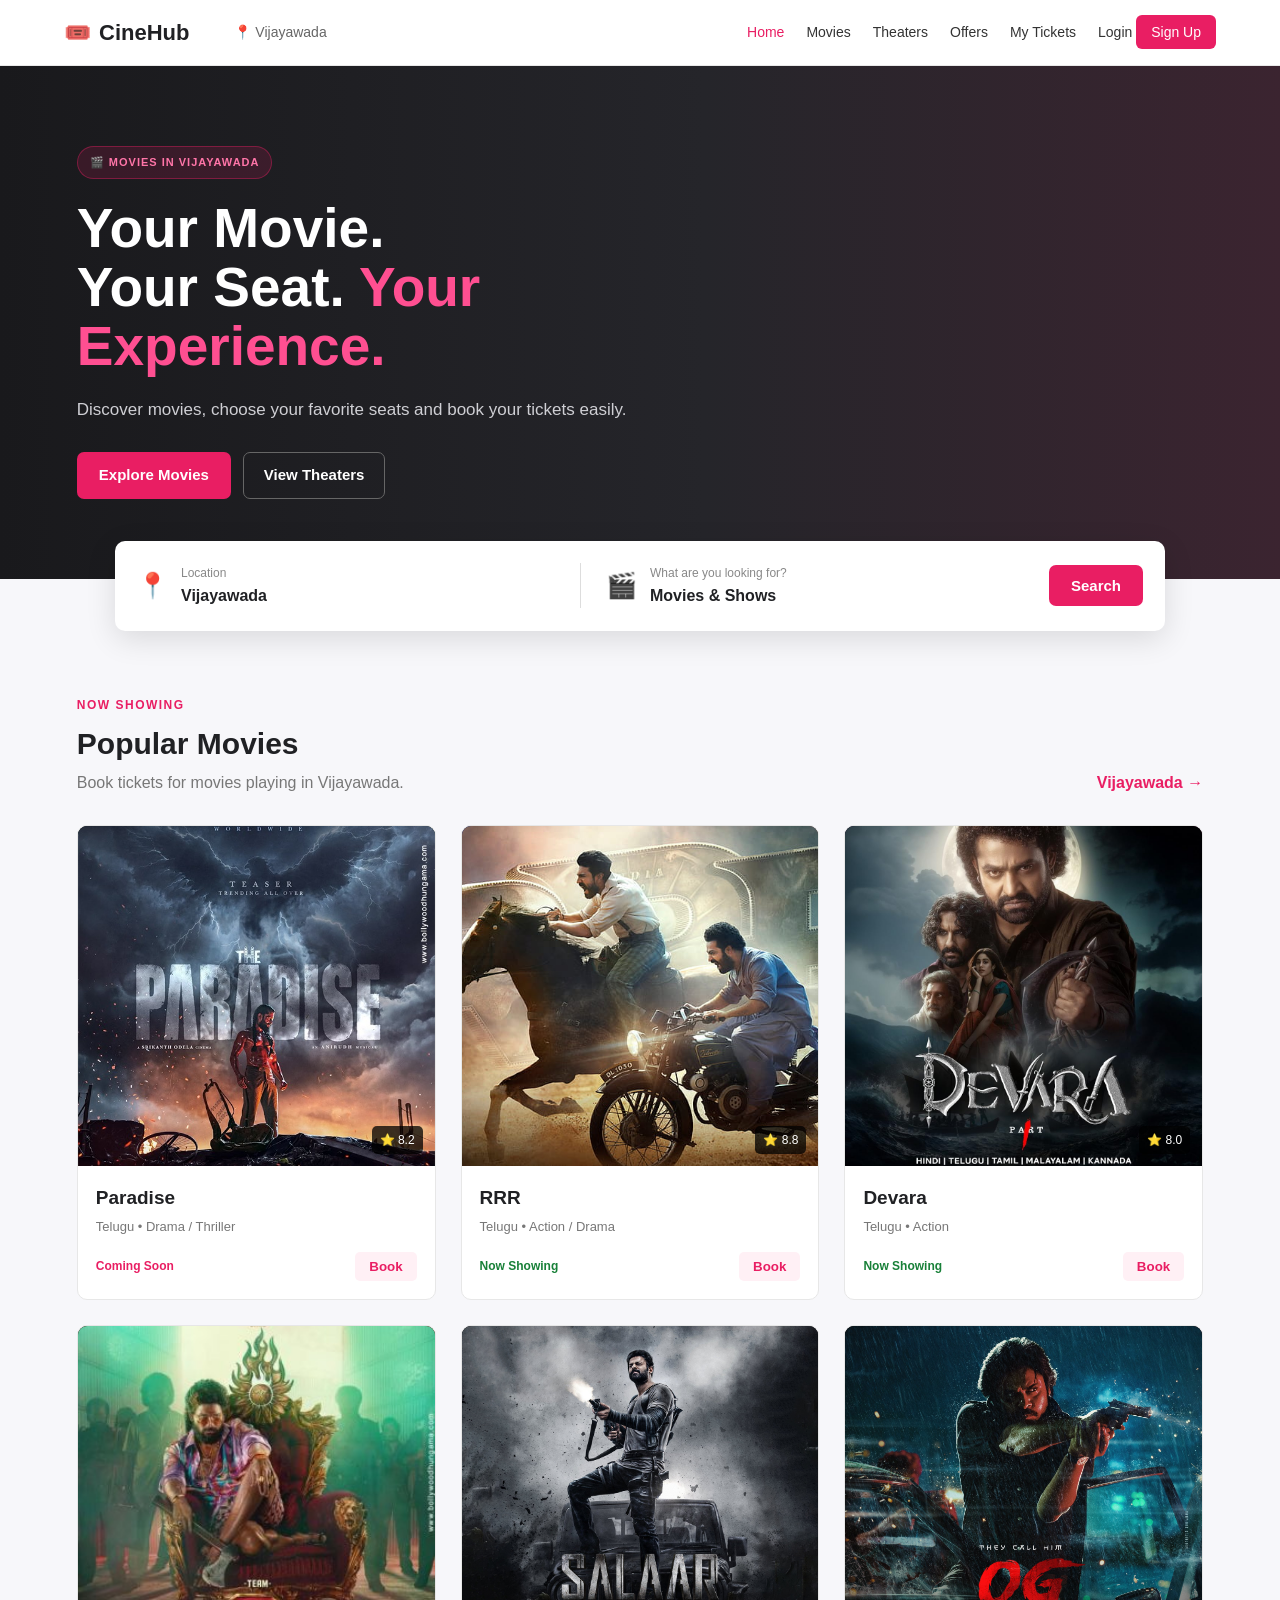
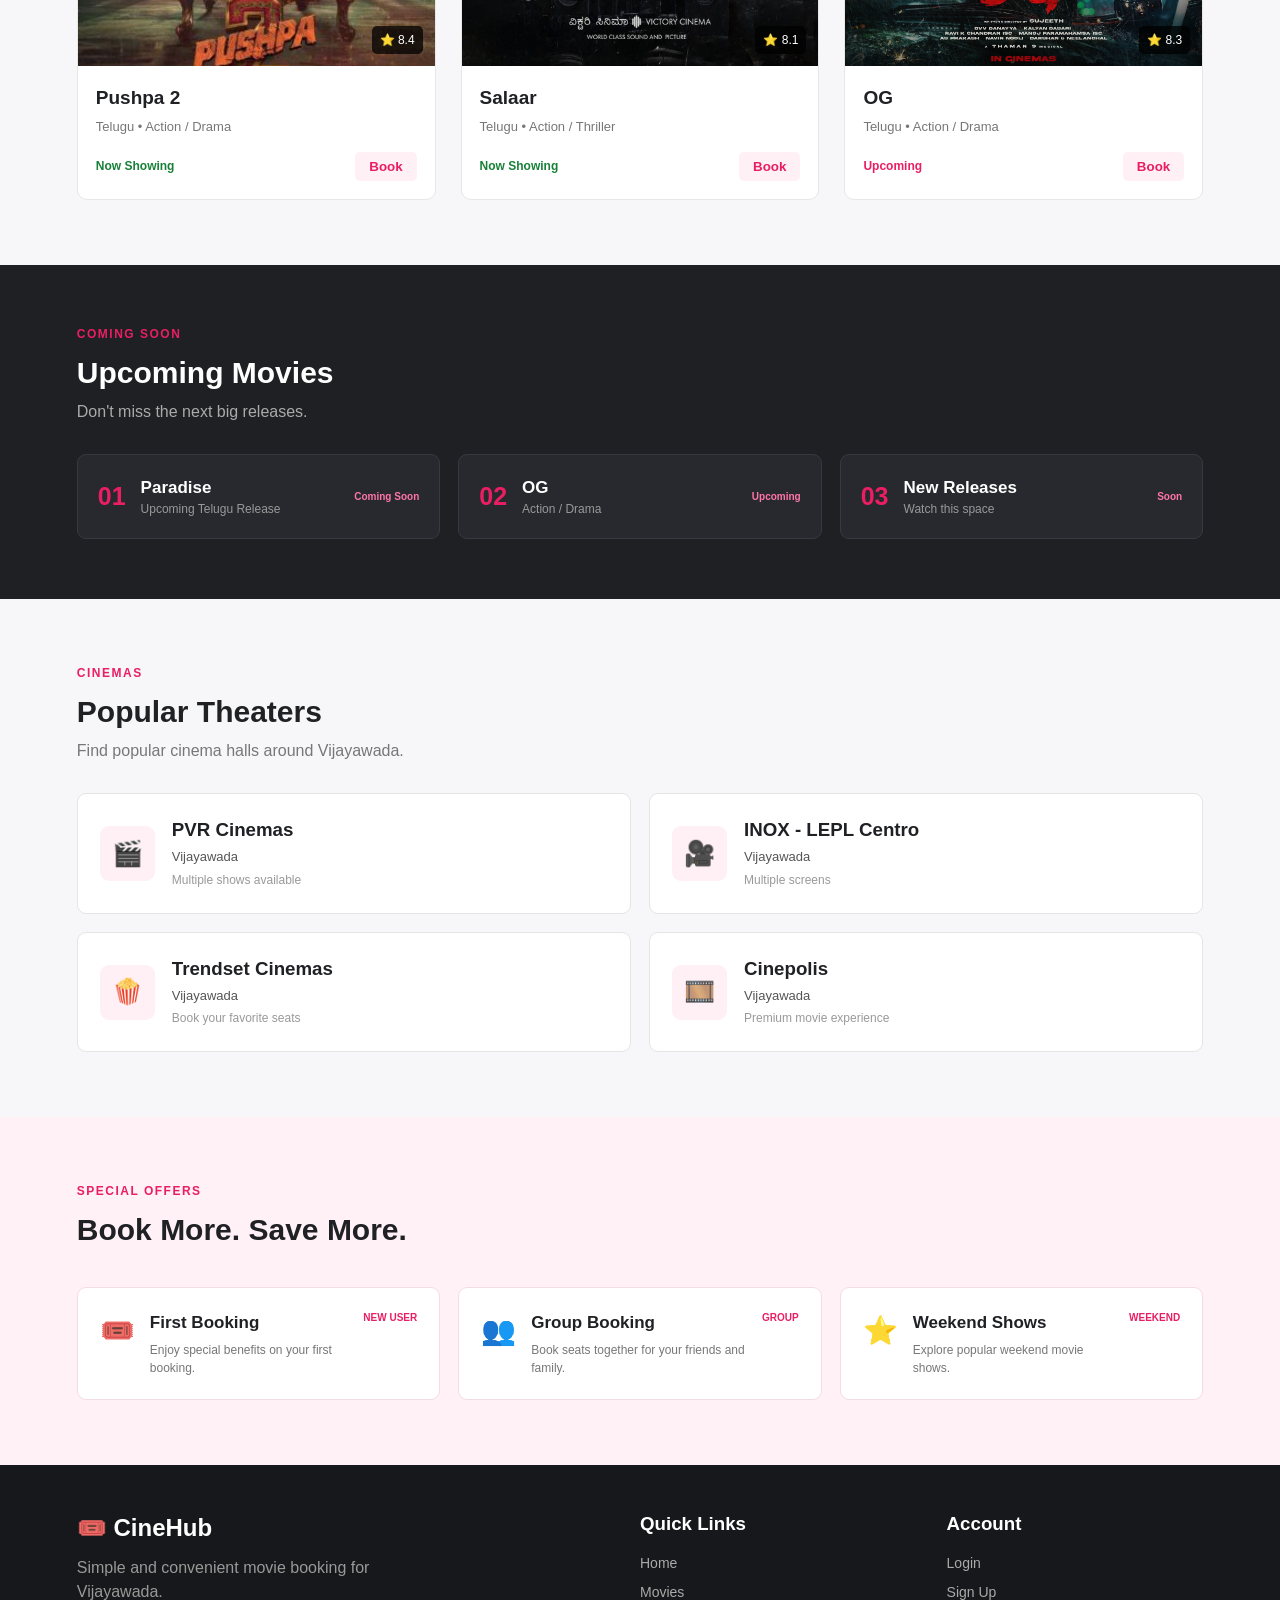
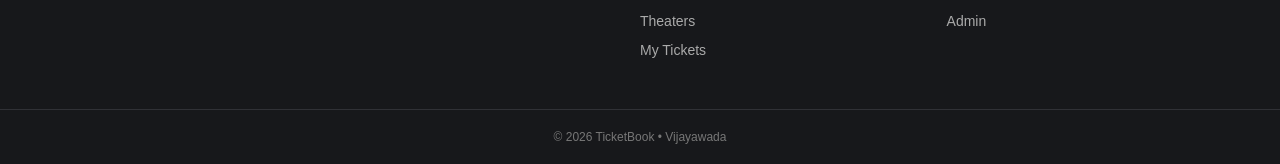
<file: Online-Ticket-Booking/Online-Ticket-Booking/index.html>
<!DOCTYPE html>
<html lang="en">

<head>
    <meta charset="UTF-8">
    <meta name="viewport" content="width=device-width, initial-scale=1.0">

    <title>TicketBook - Vijayawada</title>

    <link rel="stylesheet" href="css/style.css">
</head>

<body>

    <!-- ================= NAVBAR ================= -->

    <header class="navbar">

        <div class="nav-container">

            <a href="index.html" class="logo">
                🎟️ <span>CineHub</span>
            </a>

            <div class="location">
                📍 Vijayawada
            </div>

            <nav class="nav-links">

                <a href="index.html" class="active">
                    Home
                </a>

                <a href="#movies">
                    Movies
                </a>

                <a href="#theaters">
                    Theaters
                </a>

                <a href="#offers">
                    Offers
                </a>

                <a href="my-tickets.html">
                    My Tickets
                </a>

                <span id="navUserArea">

                    <a href="login.html">
                        Login
                    </a>

                    <a href="signup.html" class="nav-signup">
                        Sign Up
                    </a>

                </span>

            </nav>

            <button class="menu-btn" onclick="toggleMenu()">
                ☰
            </button>

        </div>

    </header>


    <!-- ================= HERO ================= -->

    <section class="hero">

        <div class="hero-content">

            <span class="hero-tag">
                🎬 MOVIES IN VIJAYAWADA
            </span>

            <h1>
                Your Movie.
                <br>
                Your Seat.
                <span>Your Experience.</span>
            </h1>

            <p>
                Discover movies, choose your favorite seats
                and book your tickets easily.
            </p>

            <div class="hero-buttons">

                <a href="#movies" class="primary-btn">
                    Explore Movies
                </a>

                <a href="#theaters" class="outline-btn">
                    View Theaters
                </a>

            </div>

        </div>

    </section>


    <!-- ================= QUICK SEARCH ================= -->

    <section class="search-section">

        <div class="search-box">

            <div class="search-item">

                <span>📍</span>

                <div>
                    <small>Location</small>
                    <strong>Vijayawada</strong>
                </div>

            </div>


            <div class="search-divider"></div>


            <div class="search-item">

                <span>🎬</span>

                <div>
                    <small>What are you looking for?</small>
                    <strong>Movies & Shows</strong>
                </div>

            </div>


            <button
                class="primary-btn"
                onclick="document.getElementById('movies').scrollIntoView()">

                Search

            </button>

        </div>

    </section>


    <!-- ================= MOVIES ================= -->

    <section class="section" id="movies">

        <div class="section-header">

            <div>

                <span class="section-label">
                    NOW SHOWING
                </span>

                <h2>
                    Popular Movies
                </h2>

                <p>
                    Book tickets for movies playing in Vijayawada.
                </p>

            </div>

            <span class="view-all">
                Vijayawada →
            </span>

        </div>


        <div class="movie-grid">


            <!-- Paradise -->

            <div class="movie-card">

                <div class="poster">

                    <img
                        src="assets/paradise.jpg"
                        alt="Paradise movie poster"
                        onerror="this.style.display='none'"
                    >

                    <div class="poster-fallback paradise-bg">
                        PARADISE
                    </div>

                    <span class="movie-rating">
                        ⭐ 8.2
                    </span>

                </div>

                <div class="movie-content">

                    <h3>Paradise</h3>

                    <p>
                        Telugu • Drama / Thriller
                    </p>

                    <div class="movie-bottom">

                        <span class="coming">
                            Coming Soon
                        </span>

                        <button
                            onclick="openBooking('Paradise')"
                            class="book-small">

                            Book

                        </button>

                    </div>

                </div>

            </div>


            <!-- RRR -->

            <div class="movie-card">

                <div class="poster">

                    <img
                        src="assets/rrr.jpg"
                        alt="RRR movie poster"
                        onerror="this.style.display='none'"
                    >

                    <div class="poster-fallback rrr-bg">
                        RRR
                    </div>

                    <span class="movie-rating">
                        ⭐ 8.8
                    </span>

                </div>

                <div class="movie-content">

                    <h3>RRR</h3>

                    <p>
                        Telugu • Action / Drama
                    </p>

                    <div class="movie-bottom">

                        <span class="showing">
                            Now Showing
                        </span>

                        <button
                            onclick="openBooking('RRR')"
                            class="book-small">

                            Book

                        </button>

                    </div>

                </div>

            </div>


            <!-- Devara -->

            <div class="movie-card">

                <div class="poster">

                    <img
                        src="assets/devara.jpg"
                        alt="Devara movie poster"
                        onerror="this.style.display='none'"
                    >

                    <div class="poster-fallback devara-bg">
                        DEVARA
                    </div>

                    <span class="movie-rating">
                        ⭐ 8.0
                    </span>

                </div>

                <div class="movie-content">

                    <h3>Devara</h3>

                    <p>
                        Telugu • Action
                    </p>

                    <div class="movie-bottom">

                        <span class="showing">
                            Now Showing
                        </span>

                        <button
                            onclick="openBooking('Devara')"
                            class="book-small">

                            Book

                        </button>

                    </div>

                </div>

            </div>


            <!-- Pushpa 2 -->

            <div class="movie-card">

                <div class="poster">

                    <img
                        src="assets/pushpa2.jpg"
                        alt="Pushpa 2 movie poster"
                        onerror="this.style.display='none'"
                    >

                    <div class="poster-fallback pushpa-bg">
                        PUSHPA 2
                    </div>

                    <span class="movie-rating">
                        ⭐ 8.4
                    </span>

                </div>

                <div class="movie-content">

                    <h3>Pushpa 2</h3>

                    <p>
                        Telugu • Action / Drama
                    </p>

                    <div class="movie-bottom">

                        <span class="showing">
                            Now Showing
                        </span>

                        <button
                            onclick="openBooking('Pushpa 2')"
                            class="book-small">

                            Book

                        </button>

                    </div>

                </div>

            </div>


            <!-- Salaar -->

            <div class="movie-card">

                <div class="poster">

                    <img
                        src="assets/salaar.jpg"
                        alt="Salaar movie poster"
                        onerror="this.style.display='none'"
                    >

                    <div class="poster-fallback salaar-bg">
                        SALAAR
                    </div>

                    <span class="movie-rating">
                        ⭐ 8.1
                    </span>

                </div>

                <div class="movie-content">

                    <h3>Salaar</h3>

                    <p>
                        Telugu • Action / Thriller
                    </p>

                    <div class="movie-bottom">

                        <span class="showing">
                            Now Showing
                        </span>

                        <button
                            onclick="openBooking('Salaar')"
                            class="book-small">

                            Book

                        </button>

                    </div>

                </div>

            </div>


            <!-- OG -->

            <div class="movie-card">

                <div class="poster">

                    <img
                        src="assets/og.jpg"
                        alt="OG movie poster"
                        onerror="this.style.display='none'"
                    >

                    <div class="poster-fallback og-bg">
                        OG
                    </div>

                    <span class="movie-rating">
                        ⭐ 8.3
                    </span>

                </div>

                <div class="movie-content">

                    <h3>OG</h3>

                    <p>
                        Telugu • Action / Drama
                    </p>

                    <div class="movie-bottom">

                        <span class="coming">
                            Upcoming
                        </span>

                        <button
                            onclick="openBooking('OG')"
                            class="book-small">

                            Book

                        </button>

                    </div>

                </div>

            </div>

        </div>

    </section>


    <!-- ================= UPCOMING ================= -->

    <section class="dark-section">

        <div class="section dark-inner">

            <div class="section-header">

                <div>

                    <span class="section-label">
                        COMING SOON
                    </span>

                    <h2>
                        Upcoming Movies
                    </h2>

                    <p>
                        Don't miss the next big releases.
                    </p>

                </div>

            </div>


            <div class="upcoming-grid">

                <div class="upcoming-card">

                    <div class="upcoming-number">
                        01
                    </div>

                    <div>
                        <h3>Paradise</h3>
                        <p>Upcoming Telugu Release</p>
                    </div>

                    <span>
                        Coming Soon
                    </span>

                </div>


                <div class="upcoming-card">

                    <div class="upcoming-number">
                        02
                    </div>

                    <div>
                        <h3>OG</h3>
                        <p>Action / Drama</p>
                    </div>

                    <span>
                        Upcoming
                    </span>

                </div>


                <div class="upcoming-card">

                    <div class="upcoming-number">
                        03
                    </div>

                    <div>
                        <h3>New Releases</h3>
                        <p>Watch this space</p>
                    </div>

                    <span>
                        Soon
                    </span>

                </div>

            </div>

        </div>

    </section>


    <!-- ================= THEATERS ================= -->

    <section class="section" id="theaters">

        <div class="section-header">

            <div>

                <span class="section-label">
                    CINEMAS
                </span>

                <h2>
                    Popular Theaters
                </h2>

                <p>
                    Find popular cinema halls around Vijayawada.
                </p>

            </div>

        </div>


        <div class="theater-grid">

            <div class="theater-card">

                <div class="theater-icon">
                    🎬
                </div>

                <div>

                    <h3>PVR Cinemas</h3>

                    <p>
                        Vijayawada
                    </p>

                    <span>
                        Multiple shows available
                    </span>

                </div>

            </div>


            <div class="theater-card">

                <div class="theater-icon">
                    🎥
                </div>

                <div>

                    <h3>INOX - LEPL Centro</h3>

                    <p>
                        Vijayawada
                    </p>

                    <span>
                        Multiple screens
                    </span>

                </div>

            </div>


            <div class="theater-card">

                <div class="theater-icon">
                    🍿
                </div>

                <div>

                    <h3>Trendset Cinemas</h3>

                    <p>
                        Vijayawada
                    </p>

                    <span>
                        Book your favorite seats
                    </span>

                </div>

            </div>


            <div class="theater-card">

                <div class="theater-icon">
                    🎞️
                </div>

                <div>

                    <h3>Cinepolis</h3>

                    <p>
                        Vijayawada
                    </p>

                    <span>
                        Premium movie experience
                    </span>

                </div>

            </div>

        </div>

    </section>


    <!-- ================= OFFERS ================= -->

    <section class="offers-section" id="offers">

        <div class="section">

            <div class="section-header">

                <div>

                    <span class="section-label">
                        SPECIAL OFFERS
                    </span>

                    <h2>
                        Book More. Save More.
                    </h2>

                </div>

            </div>


            <div class="offers-grid">

                <div class="offer-card">

                    <span class="offer-icon">
                        🎟️
                    </span>

                    <div>

                        <h3>First Booking</h3>

                        <p>
                            Enjoy special benefits on your first booking.
                        </p>

                    </div>

                    <strong>
                        NEW USER
                    </strong>

                </div>


                <div class="offer-card">

                    <span class="offer-icon">
                        👥
                    </span>

                    <div>

                        <h3>Group Booking</h3>

                        <p>
                            Book seats together for your friends and family.
                        </p>

                    </div>

                    <strong>
                        GROUP
                    </strong>

                </div>


                <div class="offer-card">

                    <span class="offer-icon">
                        ⭐
                    </span>

                    <div>

                        <h3>Weekend Shows</h3>

                        <p>
                            Explore popular weekend movie shows.
                        </p>

                    </div>

                    <strong>
                        WEEKEND
                    </strong>

                </div>

            </div>

        </div>

    </section>


    <!-- ================= FOOTER ================= -->

    <footer>

        <div class="footer-container">

            <div>

                <h2>
                    🎟️ CineHub
                </h2>

                <p>
                    Simple and convenient movie booking
                    for Vijayawada.
                </p>

            </div>


            <div>

                <h3>
                    Quick Links
                </h3>

                <a href="index.html">
                    Home
                </a>

                <a href="#movies">
                    Movies
                </a>

                <a href="#theaters">
                    Theaters
                </a>

                <a href="my-tickets.html">
                    My Tickets
                </a>

            </div>


            <div>

                <h3>
                    Account
                </h3>

                <a href="login.html">
                    Login
                </a>

                <a href="signup.html">
                    Sign Up
                </a>

                <a href="admin.html">
                    Admin
                </a>

            </div>

        </div>


        <div class="footer-bottom">

            © 2026 TicketBook • Vijayawada

        </div>

    </footer>


    <script src="js/script.js"></script>

</body>

</html>
</file>
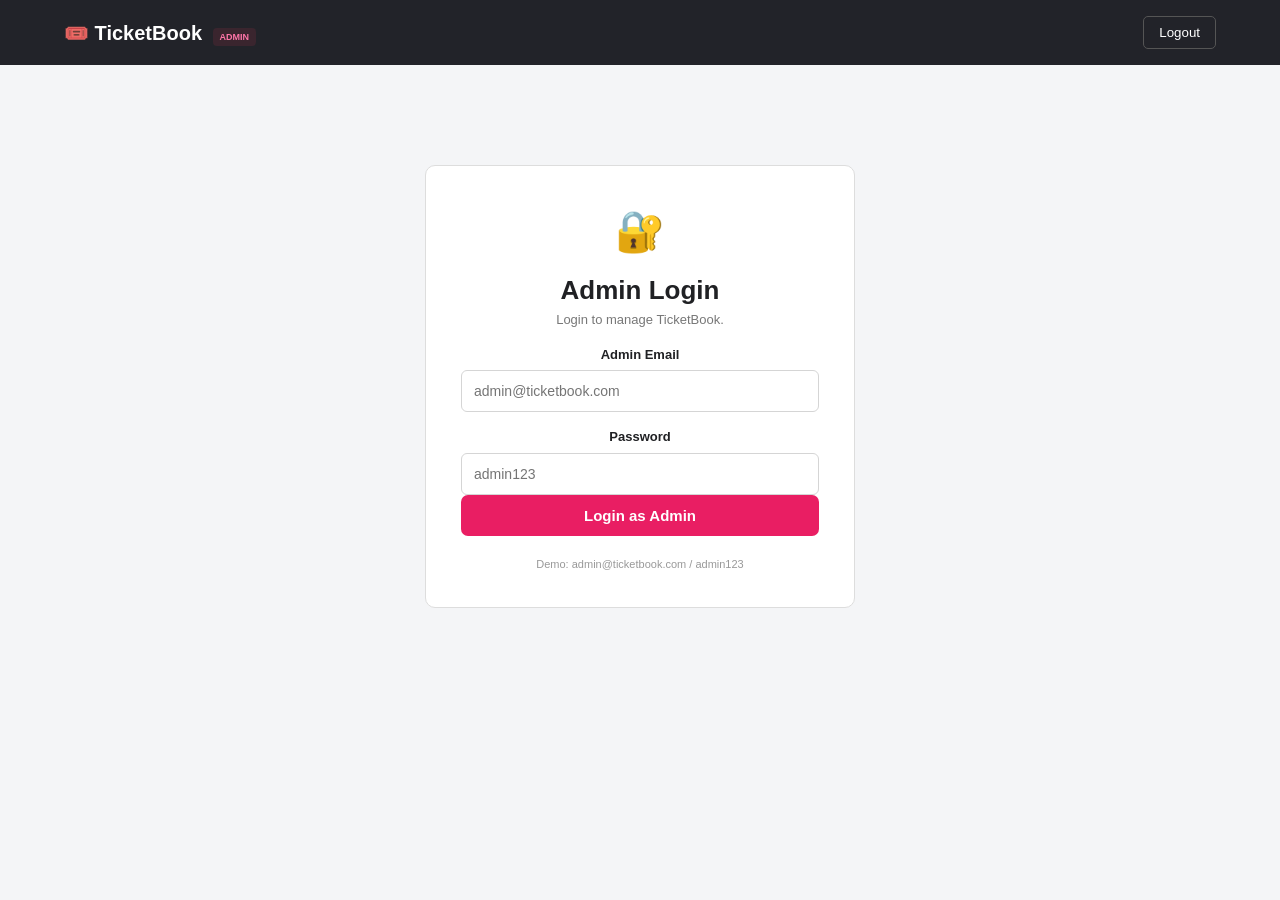
<file: Online-Ticket-Booking/Online-Ticket-Booking/admin.html>
<!DOCTYPE html>
<html lang="en">

<head>

    <meta charset="UTF-8">

    <meta name="viewport"
          content="width=device-width, initial-scale=1.0">

    <title>Admin Dashboard - TicketBook</title>

    <link rel="stylesheet" href="css/style.css">

</head>

<body class="admin-page">

    <!-- ADMIN NAVBAR -->

    <header class="admin-navbar">

        <div class="admin-logo">
            🎟️ TicketBook
            <span>ADMIN</span>
        </div>

        <button
            onclick="adminLogout()"
            class="admin-logout">

            Logout

        </button>

    </header>


    <main class="admin-container">

        <!-- LOGIN -->

        <div
            id="adminLogin"
            class="admin-login-card">

            <div class="admin-icon">
                🔐
            </div>

            <h1>
                Admin Login
            </h1>

            <p>
                Login to manage TicketBook.
            </p>


            <form id="adminLoginForm">

                <label>
                    Admin Email
                </label>

                <input
                    type="email"
                    id="adminEmail"
                    placeholder="admin@ticketbook.com"
                    required
                >


                <label>
                    Password
                </label>

                <input
                    type="password"
                    id="adminPassword"
                    placeholder="admin123"
                    required
                >


                <button
                    type="submit"
                    class="primary-btn full-width-btn">

                    Login as Admin

                </button>

            </form>


            <p
                id="adminLoginMessage"
                class="form-message">
            </p>

            <small class="demo-login">
                Demo: admin@ticketbook.com / admin123
            </small>

        </div>


        <!-- DASHBOARD -->

        <div
            id="adminDashboard"
            class="admin-dashboard hidden">

            <div class="admin-heading">

                <div>

                    <span class="section-label">
                        ADMIN MODULE
                    </span>

                    <h1>
                        Dashboard
                    </h1>

                    <p>
                        Manage movies, shows and bookings.
                    </p>

                </div>

                <span class="admin-status">
                    ● System Active
                </span>

            </div>


            <!-- STATISTICS -->

            <div class="admin-stats">

                <div class="stat-card">

                    <span>
                        🎬
                    </span>

                    <div>

                        <small>
                            Movies
                        </small>

                        <strong id="movieCount">
                            0
                        </strong>

                    </div>

                </div>


                <div class="stat-card">

                    <span>
                        🎟️
                    </span>

                    <div>

                        <small>
                            Bookings
                        </small>

                        <strong id="bookingCount">
                            0
                        </strong>

                    </div>

                </div>


                <div class="stat-card">

                    <span>
                        👥
                    </span>

                    <div>

                        <small>
                            Users
                        </small>

                        <strong id="userCount">
                            0
                        </strong>

                    </div>

                </div>


                <div class="stat-card">

                    <span>
                        💰
                    </span>

                    <div>

                        <small>
                            Revenue
                        </small>

                        <strong>
                            ₹<span id="revenue">
                                0
                            </span>
                        </strong>

                    </div>

                </div>

            </div>


            <!-- ADD MOVIE -->

            <section class="admin-section">

                <div class="admin-section-header">

                    <div>

                        <span class="section-label">
                            MOVIE MANAGEMENT
                        </span>

                        <h2>
                            Add Movie
                        </h2>

                    </div>

                </div>


                <form id="addMovieForm"
                      class="admin-form">

                    <div>

                        <label>
                            Movie Name
                        </label>

                        <input
                            type="text"
                            id="adminMovieName"
                            placeholder="Enter movie name"
                            required
                        >

                    </div>


                    <div>

                        <label>
                            Language
                        </label>

                        <input
                            type="text"
                            id="adminMovieLanguage"
                            placeholder="Telugu"
                            required
                        >

                    </div>


                    <div>

                        <label>
                            Genre
                        </label>

                        <input
                            type="text"
                            id="adminMovieGenre"
                            placeholder="Action / Drama"
                            required
                        >

                    </div>


                    <button
                        type="submit"
                        class="primary-btn">

                        + Add Movie

                    </button>

                </form>

            </section>


            <!-- MOVIE LIST -->

            <section class="admin-section">

                <div class="admin-section-header">

                    <div>

                        <span class="section-label">
                            MOVIES
                        </span>

                        <h2>
                            Movie List
                        </h2>

                    </div>

                </div>


                <div
                    id="adminMovieList"
                    class="admin-list">

                </div>

            </section>


            <!-- BOOKINGS -->

            <section class="admin-section">

                <div class="admin-section-header">

                    <div>

                        <span class="section-label">
                            BOOKING MANAGEMENT
                        </span>

                        <h2>
                            Recent Bookings
                        </h2>

                    </div>

                </div>


                <div
                    id="adminBookingList"
                    class="admin-list">

                </div>

            </section>

        </div>

    </main>


    <script src="js/script.js"></script>

</body>

</html>
</file>
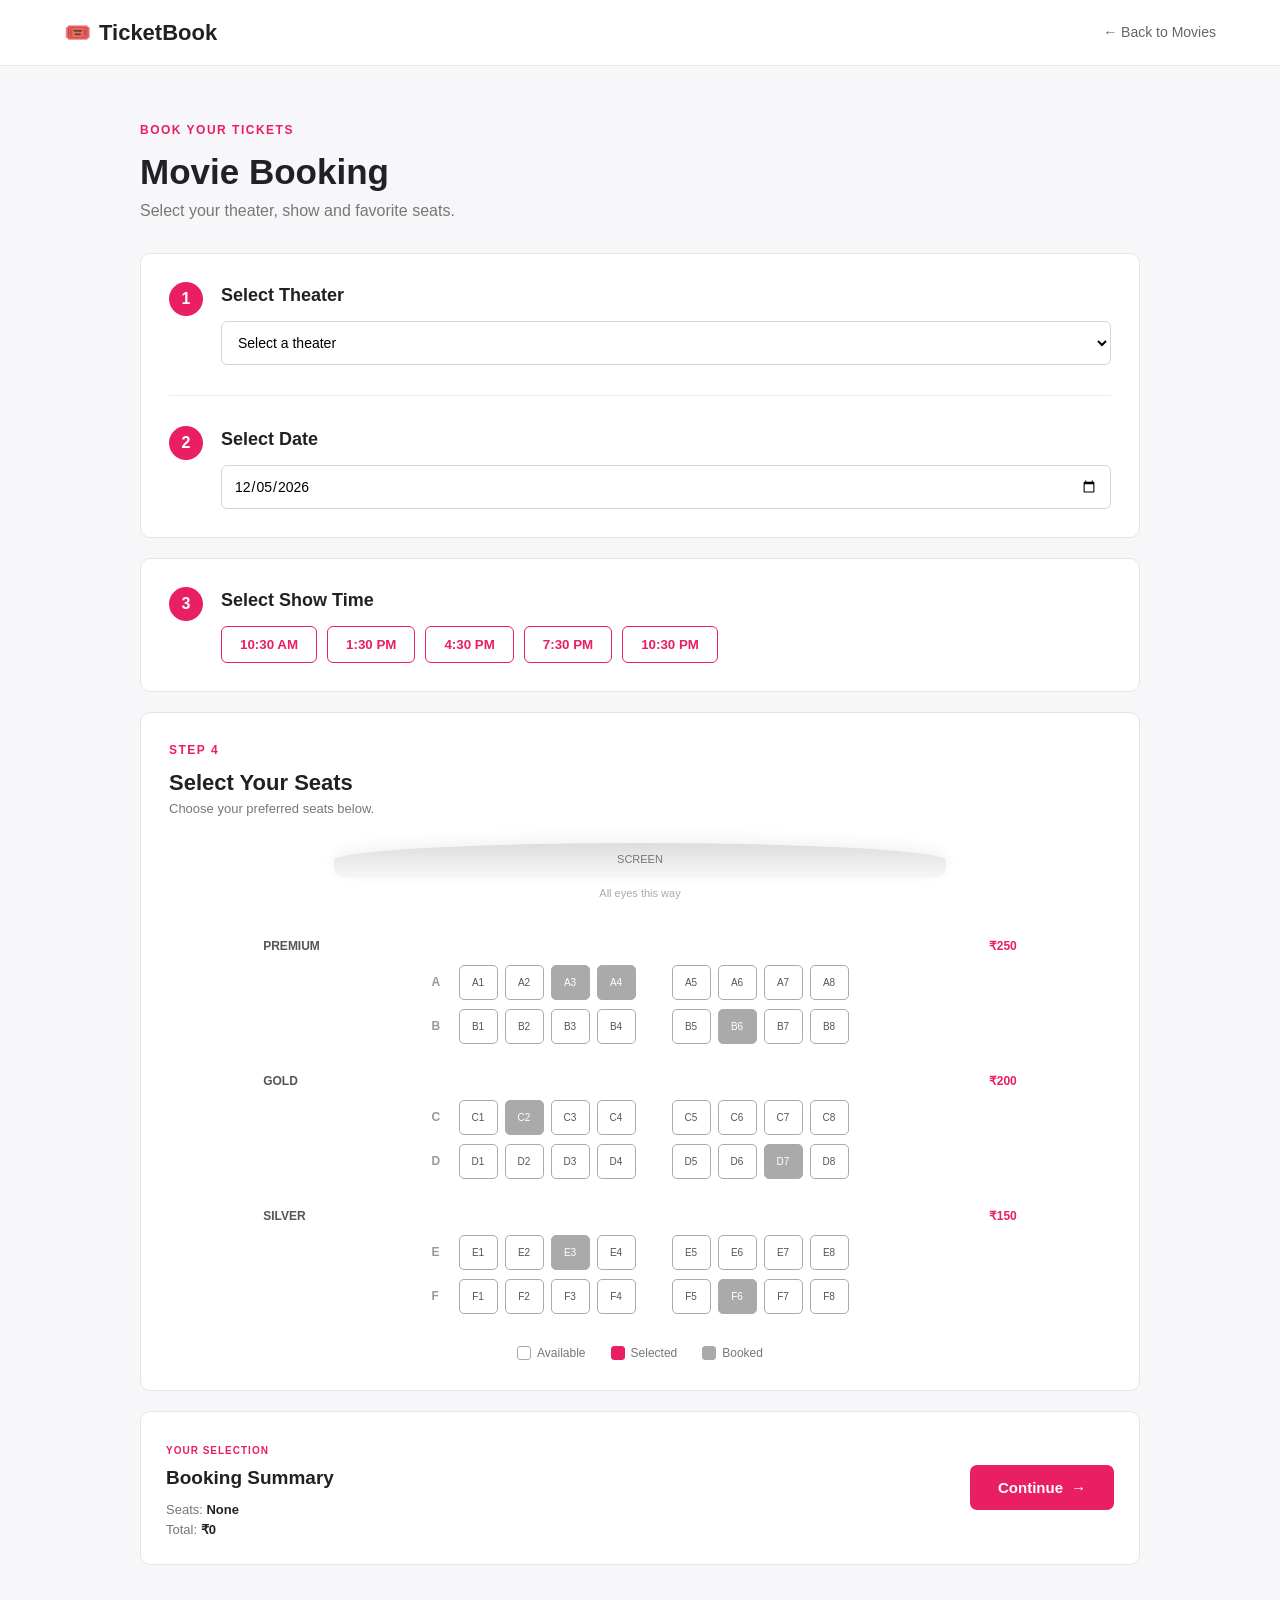
<file: Online-Ticket-Booking/Online-Ticket-Booking/booking.html>
<!DOCTYPE html>
<html lang="en">

<head>

    <meta charset="UTF-8">

    <meta name="viewport"
          content="width=device-width, initial-scale=1.0">

    <title>Book Tickets - TicketBook</title>

    <link rel="stylesheet" href="css/style.css">

</head>

<body>

    <header class="navbar">

        <div class="nav-container">

            <a href="index.html" class="logo">
                🎟️ <span>TicketBook</span>
            </a>

            <a href="index.html" class="back-link">
                ← Back to Movies
            </a>

        </div>

    </header>


    <main class="booking-page">

        <div class="booking-title">

            <span class="section-label">
                BOOK YOUR TICKETS
            </span>

            <h1 id="movieTitle">
                Movie Booking
            </h1>

            <p>
                Select your theater, show and favorite seats.
            </p>

        </div>


        <!-- Theater and Date -->

        <section class="booking-box">

            <div class="booking-step">

                <span class="step-number">
                    1
                </span>

                <div class="step-content">

                    <h2>
                        Select Theater
                    </h2>

                    <select id="theater">

                        <option value="">
                            Select a theater
                        </option>

                        <option value="PVR Cinemas - Vijayawada">
                            PVR Cinemas - Vijayawada
                        </option>

                        <option value="INOX - LEPL Centro">
                            INOX - LEPL Centro
                        </option>

                        <option value="Trendset Cinemas">
                            Trendset Cinemas
                        </option>

                        <option value="Cinepolis - Vijayawada">
                            Cinepolis - Vijayawada
                        </option>

                    </select>

                </div>

            </div>


            <div class="booking-step">

                <span class="step-number">
                    2
                </span>

                <div class="step-content">

                    <h2>
                        Select Date
                    </h2>

                    <input
                        type="date"
                        id="showDate"
                    >

                </div>

            </div>

        </section>


        <!-- Show Times -->

        <section class="booking-box">

            <div class="booking-step">

                <span class="step-number">
                    3
                </span>

                <div class="step-content">

                    <h2>
                        Select Show Time
                    </h2>

                    <div class="show-times">

                        <button
                            class="time-btn"
                            onclick="selectTime(this)">

                            10:30 AM

                        </button>

                        <button
                            class="time-btn"
                            onclick="selectTime(this)">

                            1:30 PM

                        </button>

                        <button
                            class="time-btn"
                            onclick="selectTime(this)">

                            4:30 PM

                        </button>

                        <button
                            class="time-btn"
                            onclick="selectTime(this)">

                            7:30 PM

                        </button>

                        <button
                            class="time-btn"
                            onclick="selectTime(this)">

                            10:30 PM

                        </button>

                    </div>

                </div>

            </div>

        </section>


        <!-- Seats -->

        <section class="booking-box">

            <div class="seat-heading">

                <div>

                    <span class="section-label">
                        STEP 4
                    </span>

                    <h2>
                        Select Your Seats
                    </h2>

                    <p>
                        Choose your preferred seats below.
                    </p>

                </div>

            </div>


            <div class="screen-area">

                <div class="screen">
                    SCREEN
                </div>

                <p>
                    All eyes this way
                </p>

            </div>


            <!-- Premium -->

            <div class="seat-category">

                <div class="category-title">

                    <strong>
                        PREMIUM
                    </strong>

                    <span>
                        ₹250
                    </span>

                </div>


                <div class="seat-row">

                    <span class="row-label">
                        A
                    </span>

                    <button class="seat">A1</button>
                    <button class="seat">A2</button>
                    <button class="seat">A3</button>
                    <button class="seat">A4</button>

                    <span class="seat-gap"></span>

                    <button class="seat">A5</button>
                    <button class="seat">A6</button>
                    <button class="seat">A7</button>
                    <button class="seat">A8</button>

                </div>


                <div class="seat-row">

                    <span class="row-label">
                        B
                    </span>

                    <button class="seat">B1</button>
                    <button class="seat">B2</button>
                    <button class="seat">B3</button>
                    <button class="seat">B4</button>

                    <span class="seat-gap"></span>

                    <button class="seat">B5</button>
                    <button class="seat">B6</button>
                    <button class="seat">B7</button>
                    <button class="seat">B8</button>

                </div>

            </div>


            <!-- Gold -->

            <div class="seat-category">

                <div class="category-title">

                    <strong>
                        GOLD
                    </strong>

                    <span>
                        ₹200
                    </span>

                </div>


                <div class="seat-row">

                    <span class="row-label">
                        C
                    </span>

                    <button class="seat">C1</button>
                    <button class="seat">C2</button>
                    <button class="seat">C3</button>
                    <button class="seat">C4</button>

                    <span class="seat-gap"></span>

                    <button class="seat">C5</button>
                    <button class="seat">C6</button>
                    <button class="seat">C7</button>
                    <button class="seat">C8</button>

                </div>


                <div class="seat-row">

                    <span class="row-label">
                        D
                    </span>

                    <button class="seat">D1</button>
                    <button class="seat">D2</button>
                    <button class="seat">D3</button>
                    <button class="seat">D4</button>

                    <span class="seat-gap"></span>

                    <button class="seat">D5</button>
                    <button class="seat">D6</button>
                    <button class="seat">D7</button>
                    <button class="seat">D8</button>

                </div>

            </div>


            <!-- Silver -->

            <div class="seat-category">

                <div class="category-title">

                    <strong>
                        SILVER
                    </strong>

                    <span>
                        ₹150
                    </span>

                </div>


                <div class="seat-row">

                    <span class="row-label">
                        E
                    </span>

                    <button class="seat">E1</button>
                    <button class="seat">E2</button>
                    <button class="seat">E3</button>
                    <button class="seat">E4</button>

                    <span class="seat-gap"></span>

                    <button class="seat">E5</button>
                    <button class="seat">E6</button>
                    <button class="seat">E7</button>
                    <button class="seat">E8</button>

                </div>


                <div class="seat-row">

                    <span class="row-label">
                        F
                    </span>

                    <button class="seat">F1</button>
                    <button class="seat">F2</button>
                    <button class="seat">F3</button>
                    <button class="seat">F4</button>

                    <span class="seat-gap"></span>

                    <button class="seat">F5</button>
                    <button class="seat">F6</button>
                    <button class="seat">F7</button>
                    <button class="seat">F8</button>

                </div>

            </div>


            <!-- Legend -->

            <div class="seat-legend">

                <span>
                    <i class="legend-available"></i>
                    Available
                </span>

                <span>
                    <i class="legend-selected"></i>
                    Selected
                </span>

                <span>
                    <i class="legend-booked"></i>
                    Booked
                </span>

            </div>

        </section>


        <!-- Summary -->

        <section class="booking-summary">

            <div>

                <span class="summary-label">
                    YOUR SELECTION
                </span>

                <h2>
                    Booking Summary
                </h2>

                <p>
                    Seats:
                    <strong id="selectedSeats">
                        None
                    </strong>
                </p>

                <p>
                    Total:
                    <strong>
                        ₹<span id="totalPrice">0</span>
                    </strong>
                </p>

            </div>


            <button
                class="primary-btn large-btn"
                onclick="continueToPayment()">

                Continue

                <span>
                    →
                </span>

            </button>

        </section>

    </main>


    <script src="js/script.js"></script>

</body>

</html>
</file>
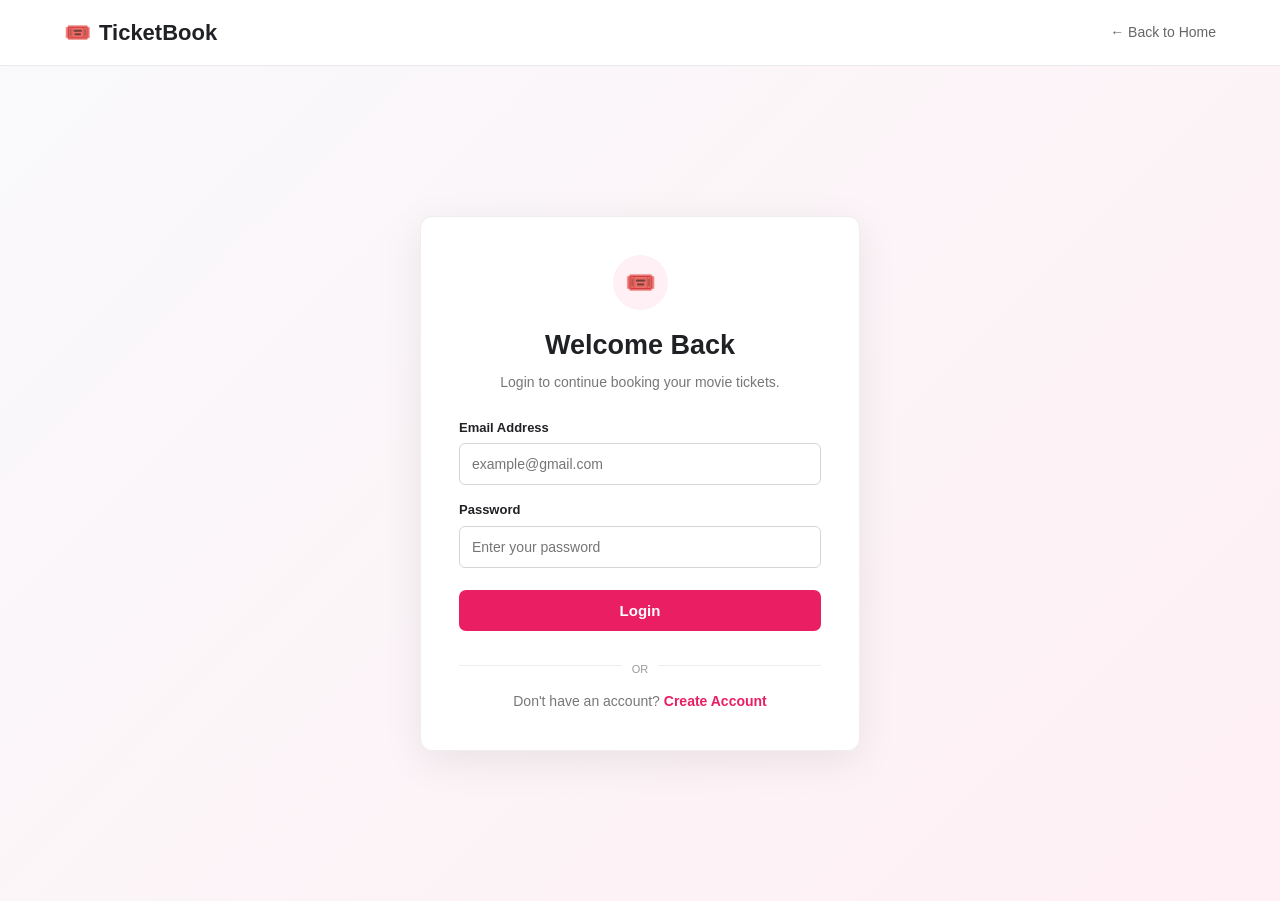
<file: Online-Ticket-Booking/Online-Ticket-Booking/login.html>
<!DOCTYPE html>
<html lang="en">

<head>

    <meta charset="UTF-8">

    <meta name="viewport"
          content="width=device-width, initial-scale=1.0">

    <title>Login - TicketBook</title>

    <link rel="stylesheet" href="css/style.css">

</head>

<body class="auth-page">

    <header class="navbar">

        <div class="nav-container">

            <a href="index.html" class="logo">
                🎟️ <span>TicketBook</span>
            </a>

            <a href="index.html" class="back-link">
                ← Back to Home
            </a>

        </div>

    </header>


    <main class="auth-wrapper">

        <div class="auth-card">

            <div class="auth-icon">
                🎟️
            </div>

            <h1>
                Welcome Back
            </h1>

            <p class="auth-description">
                Login to continue booking your movie tickets.
            </p>


            <form id="loginForm">

                <label for="loginEmail">
                    Email Address
                </label>

                <input
                    type="email"
                    id="loginEmail"
                    placeholder="example@gmail.com"
                    required
                >


                <label for="loginPassword">
                    Password
                </label>

                <input
                    type="password"
                    id="loginPassword"
                    placeholder="Enter your password"
                    required
                >


                <button
                    type="submit"
                    class="primary-btn auth-button">

                    Login

                </button>

            </form>


            <p
                id="loginMessage"
                class="form-message">
            </p>


            <div class="auth-divider">
                <span>OR</span>
            </div>


            <p class="auth-switch">

                Don't have an account?

                <a href="signup.html">
                    Create Account
                </a>

            </p>

        </div>

    </main>


    <script src="js/script.js"></script>

</body>

</html>
</file>
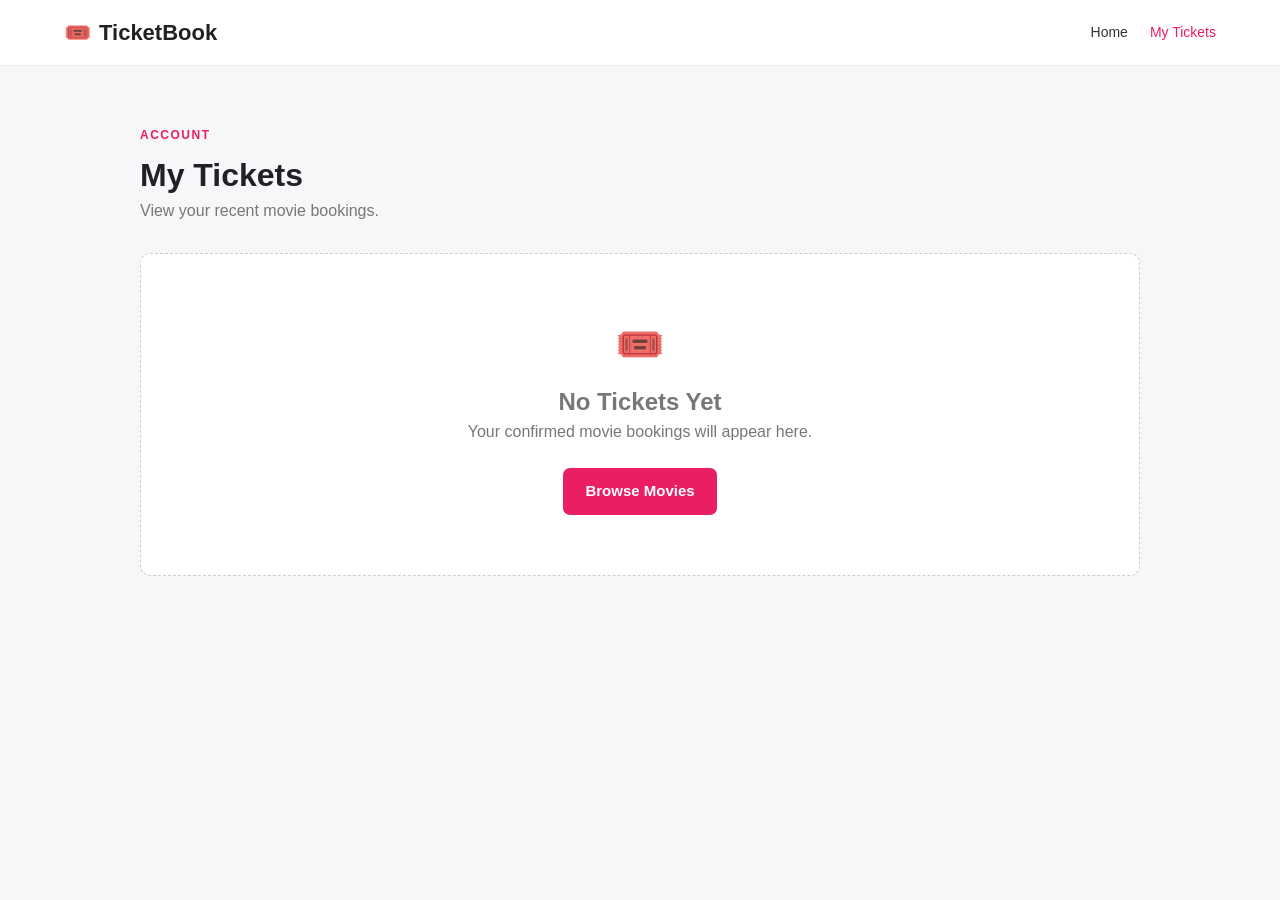
<file: Online-Ticket-Booking/Online-Ticket-Booking/my-tickets.html>
<!DOCTYPE html>
<html lang="en">

<head>

    <meta charset="UTF-8">

    <meta name="viewport"
          content="width=device-width, initial-scale=1.0">

    <title>My Tickets - TicketBook</title>

    <link rel="stylesheet" href="css/style.css">

</head>

<body>

    <header class="navbar">

        <div class="nav-container">

            <a href="index.html" class="logo">
                🎟️ <span>TicketBook</span>
            </a>

            <nav class="nav-links">

                <a href="index.html">
                    Home
                </a>

                <a href="my-tickets.html" class="active">
                    My Tickets
                </a>

            </nav>

        </div>

    </header>


    <main class="my-tickets-page">

        <div class="section-header">

            <div>

                <span class="section-label">
                    ACCOUNT
                </span>

                <h1>
                    My Tickets
                </h1>

                <p>
                    View your recent movie bookings.
                </p>

            </div>

        </div>


        <div id="myTicketsContainer">

            <!-- JavaScript will add ticket here -->

        </div>

    </main>


    <script src="js/script.js"></script>

</body>

</html>
</file>
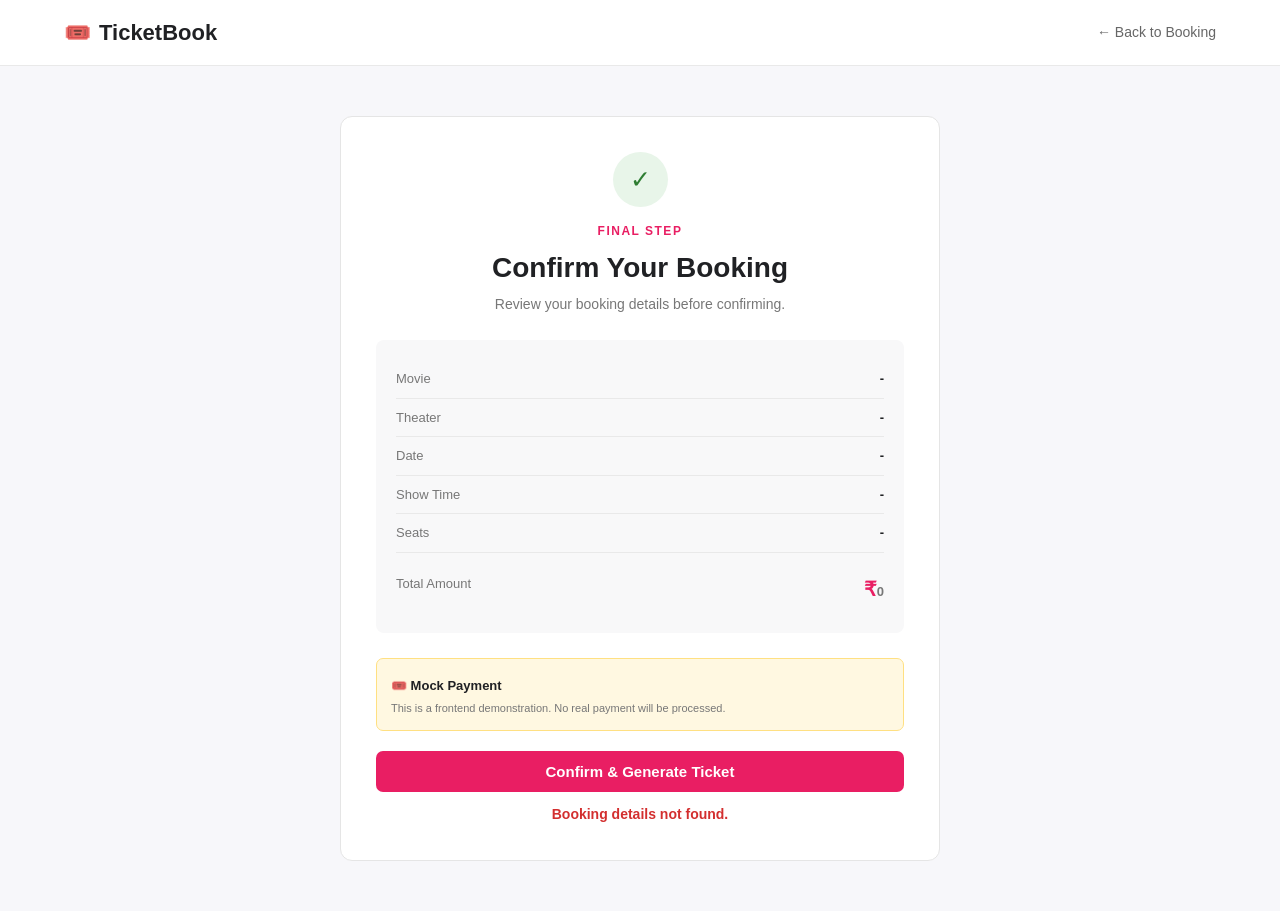
<file: Online-Ticket-Booking/Online-Ticket-Booking/payment.html>
<!DOCTYPE html>
<html lang="en">

<head>

    <meta charset="UTF-8">

    <meta name="viewport"
          content="width=device-width, initial-scale=1.0">

    <title>Confirm Booking - TicketBook</title>

    <link rel="stylesheet" href="css/style.css">

</head>

<body>

    <header class="navbar">

        <div class="nav-container">

            <a href="index.html" class="logo">
                🎟️ <span>TicketBook</span>
            </a>

            <a href="booking.html" class="back-link">
                ← Back to Booking
            </a>

        </div>

    </header>


    <main class="payment-page">

        <div class="payment-card">

            <div class="payment-icon">
                ✓
            </div>

            <span class="section-label">
                FINAL STEP
            </span>

            <h1>
                Confirm Your Booking
            </h1>

            <p>
                Review your booking details before confirming.
            </p>


            <div class="payment-summary">

                <div>
                    <span>Movie</span>
                    <strong id="paymentMovie">-</strong>
                </div>

                <div>
                    <span>Theater</span>
                    <strong id="paymentTheater">-</strong>
                </div>

                <div>
                    <span>Date</span>
                    <strong id="paymentDate">-</strong>
                </div>

                <div>
                    <span>Show Time</span>
                    <strong id="paymentTime">-</strong>
                </div>

                <div>
                    <span>Seats</span>
                    <strong id="paymentSeats">-</strong>
                </div>

                <div class="amount-row">
                    <span>Total Amount</span>
                    <strong>
                        ₹<span id="paymentAmount">0</span>
                    </strong>
                </div>

            </div>


            <div class="mock-payment-note">

                <strong>
                    🎟️ Mock Payment
                </strong>

                <p>
                    This is a frontend demonstration.
                    No real payment will be processed.
                </p>

            </div>


            <button
                id="confirmBookingBtn"
                class="primary-btn full-width-btn">

                Confirm & Generate Ticket

            </button>


            <p
                id="paymentMessage"
                class="form-message">
            </p>

        </div>

    </main>


    <script src="js/script.js"></script>

</body>

</html>
</file>
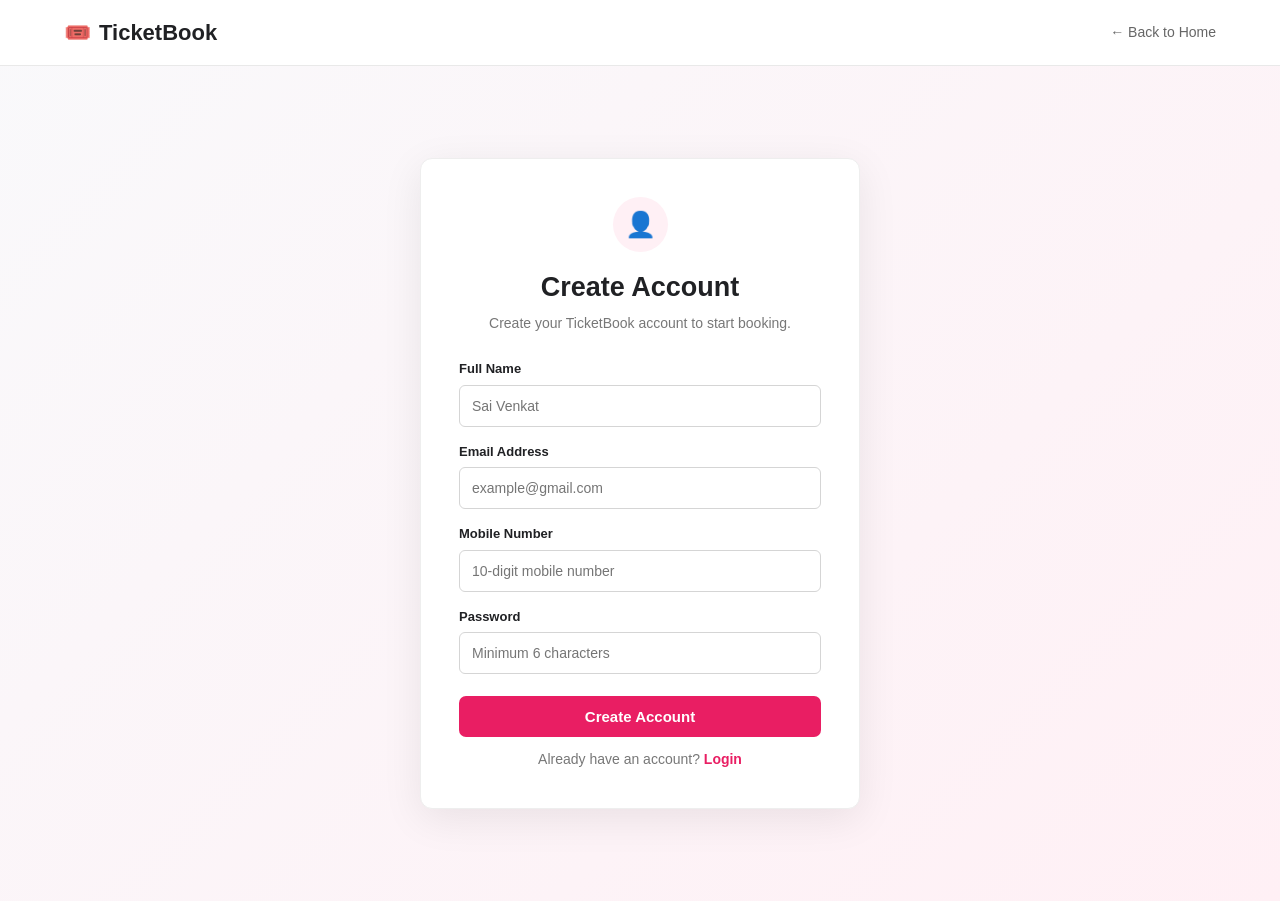
<file: Online-Ticket-Booking/Online-Ticket-Booking/signup.html>
<!DOCTYPE html>
<html lang="en">

<head>

    <meta charset="UTF-8">

    <meta name="viewport"
          content="width=device-width, initial-scale=1.0">

    <title>Create Account - TicketBook</title>

    <link rel="stylesheet" href="css/style.css">

</head>

<body class="auth-page">

    <header class="navbar">

        <div class="nav-container">

            <a href="index.html" class="logo">
                🎟️ <span>TicketBook</span>
            </a>

            <a href="index.html" class="back-link">
                ← Back to Home
            </a>

        </div>

    </header>


    <main class="auth-wrapper">

        <div class="auth-card">

            <div class="auth-icon">
                👤
            </div>

            <h1>
                Create Account
            </h1>

            <p class="auth-description">
                Create your TicketBook account to start booking.
            </p>


            <form id="signupForm">

                <label for="signupName">
                    Full Name
                </label>

                <input
                    type="text"
                    id="signupName"
                    placeholder="Sai Venkat"
                    required
                >


                <label for="signupEmail">
                    Email Address
                </label>

                <input
                    type="email"
                    id="signupEmail"
                    placeholder="example@gmail.com"
                    required
                >


                <label for="signupPhone">
                    Mobile Number
                </label>

                <input
                    type="tel"
                    id="signupPhone"
                    placeholder="10-digit mobile number"
                    pattern="[0-9]{10}"
                    required
                >


                <label for="signupPassword">
                    Password
                </label>

                <input
                    type="password"
                    id="signupPassword"
                    placeholder="Minimum 6 characters"
                    minlength="6"
                    required
                >


                <button
                    type="submit"
                    class="primary-btn auth-button">

                    Create Account

                </button>

            </form>


            <p
                id="signupMessage"
                class="form-message">
            </p>


            <p class="auth-switch">

                Already have an account?

                <a href="login.html">
                    Login
                </a>

            </p>

        </div>

    </main>


    <script src="js/script.js"></script>

</body>

</html>
</file>
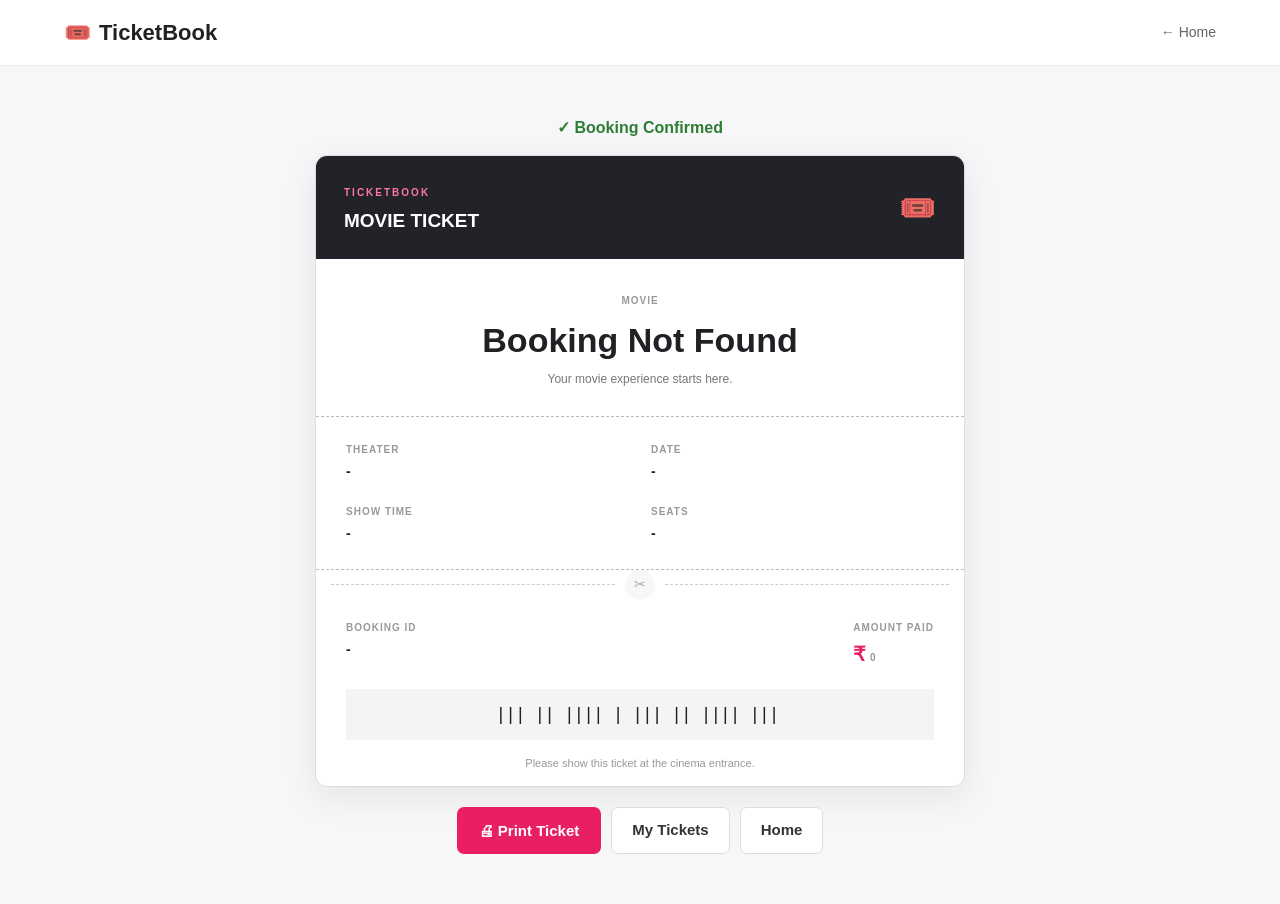
<file: Online-Ticket-Booking/Online-Ticket-Booking/ticket.html>
<!DOCTYPE html>
<html lang="en">

<head>

    <meta charset="UTF-8">

    <meta name="viewport"
          content="width=device-width, initial-scale=1.0">

    <title>Your Ticket - TicketBook</title>

    <link rel="stylesheet" href="css/style.css">

</head>

<body>

    <header class="navbar no-print">

        <div class="nav-container">

            <a href="index.html" class="logo">
                🎟️ <span>TicketBook</span>
            </a>

            <a href="index.html" class="back-link">
                ← Home
            </a>

        </div>

    </header>


    <main class="ticket-page">

        <div class="ticket-wrapper">

            <div class="ticket-confirmed no-print">

                ✓ Booking Confirmed

            </div>


            <div class="cinema-ticket">

                <!-- Ticket Header -->

                <div class="ticket-header">

                    <div>

                        <span>
                            TICKETBOOK
                        </span>

                        <h2>
                            MOVIE TICKET
                        </h2>

                    </div>

                    <div class="ticket-logo">
                        🎟️
                    </div>

                </div>


                <!-- Movie -->

                <div class="ticket-movie">

                    <span>
                        MOVIE
                    </span>

                    <h1 id="ticketMovie">
                        Paradise
                    </h1>

                    <p>
                        Your movie experience starts here.
                    </p>

                </div>


                <!-- Details -->

                <div class="ticket-info">

                    <div>

                        <span>
                            THEATER
                        </span>

                        <strong id="ticketTheater">
                            -
                        </strong>

                    </div>


                    <div>

                        <span>
                            DATE
                        </span>

                        <strong id="ticketDate">
                            -
                        </strong>

                    </div>


                    <div>

                        <span>
                            SHOW TIME
                        </span>

                        <strong id="ticketTime">
                            -
                        </strong>

                    </div>


                    <div>

                        <span>
                            SEATS
                        </span>

                        <strong id="ticketSeats">
                            -
                        </strong>

                    </div>

                </div>


                <!-- Ticket Separator -->

                <div class="ticket-cut">

                    <span></span>

                    <div>
                        ✂
                    </div>

                    <span></span>

                </div>


                <!-- Bottom -->

                <div class="ticket-bottom">

                    <div>

                        <span>
                            BOOKING ID
                        </span>

                        <strong id="bookingId">
                            -
                        </strong>

                    </div>


                    <div>

                        <span>
                            AMOUNT PAID
                        </span>

                        <strong class="ticket-price">

                            ₹<span id="ticketAmount">
                                0
                            </span>

                        </strong>

                    </div>

                </div>


                <!-- Barcode-like decoration -->

                <div class="barcode">

                    ||| || |||| | ||| || |||| |||

                </div>


                <p class="ticket-note">

                    Please show this ticket at the cinema entrance.

                </p>

            </div>


            <div class="ticket-actions no-print">

                <button
                    class="primary-btn"
                    onclick="window.print()">

                    🖨 Print Ticket

                </button>

                <a
                    href="my-tickets.html"
                    class="outline-btn">

                    My Tickets

                </a>

                <a
                    href="index.html"
                    class="outline-btn">

                    Home

                </a>

            </div>

        </div>

    </main>


    <script src="js/script.js"></script>

</body>

</html>
</file>
<file: Online-Ticket-Booking/Online-Ticket-Booking/css/style.css>
/* =========================================
   RESET
========================================= */

* {
    box-sizing: border-box;
    margin: 0;
    padding: 0;
}

html {
    scroll-behavior: smooth;
}

body {
    font-family: Arial, Helvetica, sans-serif;
    background: #f7f7fa;
    color: #202124;
    line-height: 1.5;
}

a {
    text-decoration: none;
    color: inherit;
}

button,
input,
select {
    font-family: inherit;
}

button {
    cursor: pointer;
}


/* =========================================
   COMMON
========================================= */

.primary-btn {
    display: inline-flex;
    align-items: center;
    justify-content: center;
    gap: 8px;

    background: #e91e63;
    color: white;

    border: none;
    border-radius: 7px;

    padding: 12px 22px;

    font-size: 15px;
    font-weight: 600;

    transition: 0.2s;
}

.primary-btn:hover {
    background: #c2185b;
    transform: translateY(-1px);
}

.outline-btn {
    display: inline-flex;
    align-items: center;
    justify-content: center;

    border: 1px solid #ddd;
    background: white;
    color: #333;

    border-radius: 7px;

    padding: 11px 20px;

    font-size: 15px;
    font-weight: 600;
}

.outline-btn:hover {
    border-color: #e91e63;
    color: #e91e63;
}

.section {
    width: 88%;
    max-width: 1200px;
    margin: auto;
    padding: 65px 0;
}

.section-header {
    display: flex;
    justify-content: space-between;
    align-items: flex-end;

    margin-bottom: 30px;
}

.section-label {
    display: block;

    color: #e91e63;

    font-size: 12px;
    font-weight: 800;

    letter-spacing: 1.5px;

    margin-bottom: 7px;
}

.section-header h2 {
    font-size: 30px;
    margin-bottom: 5px;
}

.section-header p {
    color: #777;
}

.view-all {
    color: #e91e63;
    font-weight: 600;
}


/* =========================================
   NAVBAR
========================================= */

.navbar {
    background: white;
    border-bottom: 1px solid #e9e9e9;

    position: sticky;
    top: 0;

    z-index: 100;
}

.nav-container {
    width: 90%;
    max-width: 1250px;
    min-height: 65px;

    margin: auto;

    display: flex;
    align-items: center;
    gap: 30px;
}

.logo {
    display: flex;
    align-items: center;
    gap: 8px;

    font-size: 22px;
    font-weight: 800;

    white-space: nowrap;
}

.logo:first-letter {
    color: #e91e63;
}

.location {
    color: #666;
    font-size: 14px;

    margin-left: 15px;
}

.nav-links {
    margin-left: auto;

    display: flex;
    align-items: center;
    gap: 22px;

    font-size: 14px;
}

.nav-links a {
    color: #333;
}

.nav-links a:hover,
.nav-links .active {
    color: #e91e63;
}

.nav-signup {
    background: #e91e63 !important;
    color: white !important;

    padding: 9px 15px;
    border-radius: 6px;
}

.menu-btn {
    display: none;

    border: none;
    background: none;

    font-size: 24px;
}

.back-link {
    margin-left: auto;
    color: #666;
    font-size: 14px;
}

.back-link:hover {
    color: #e91e63;
}


/* =========================================
   HERO
========================================= */

.hero {
    min-height: 500px;

    background:
        linear-gradient(
            90deg,
            #19191c 0%,
            #25252a 55%,
            #3b2430 100%
        );

    color: white;

    display: flex;
    align-items: center;
}

.hero-content {
    width: 88%;
    max-width: 1200px;

    margin: auto;

    padding: 80px 0;
}

.hero-tag {
    display: inline-block;

    background: rgba(233, 30, 99, 0.15);
    border: 1px solid rgba(233, 30, 99, 0.4);

    color: #ff75a8;

    padding: 7px 12px;
    border-radius: 20px;

    font-size: 11px;
    font-weight: bold;

    letter-spacing: 1px;

    margin-bottom: 20px;
}

.hero h1 {
    max-width: 650px;

    font-size: 55px;
    line-height: 1.08;

    margin-bottom: 20px;
}

.hero h1 span {
    color: #ff4f91;
}

.hero p {
    max-width: 550px;

    color: #cfcfd4;

    font-size: 17px;

    margin-bottom: 30px;
}

.hero-buttons {
    display: flex;
    gap: 12px;
}

.hero .outline-btn {
    background: transparent;
    color: white;
    border-color: #666;
}


/* =========================================
   SEARCH BOX
========================================= */

.search-section {
    position: relative;
    margin-top: -38px;

    width: 88%;
    max-width: 1050px;

    margin-left: auto;
    margin-right: auto;

    z-index: 5;
}

.search-box {
    background: white;

    min-height: 90px;

    border-radius: 10px;

    box-shadow: 0 8px 30px rgba(0, 0, 0, 0.12);

    display: flex;
    align-items: center;

    padding: 18px 22px;

    gap: 25px;
}

.search-item {
    display: flex;
    align-items: center;
    gap: 13px;

    flex: 1;
}

.search-item > span {
    font-size: 25px;
}

.search-item small {
    display: block;
    color: #888;
    font-size: 12px;
}

.search-item strong {
    display: block;
    margin-top: 2px;
}

.search-divider {
    width: 1px;
    height: 45px;
    background: #ddd;
}


/* =========================================
   MOVIES
========================================= */

.movie-grid {
    display: grid;

    grid-template-columns:
        repeat(3, 1fr);

    gap: 25px;
}

.movie-card {
    background: white;

    border-radius: 10px;

    overflow: hidden;

    border: 1px solid #e7e7e7;

    transition: 0.2s;
}

.movie-card:hover {
    transform: translateY(-4px);

    box-shadow:
        0 10px 30px rgba(0, 0, 0, 0.1);
}

.poster {
    height: 340px;

    position: relative;

    overflow: hidden;

    background: #252525;
}

.poster img {
    width: 100%;
    height: 100%;

    object-fit: cover;

    position: relative;
    z-index: 2;
}

.poster-fallback {
    position: absolute;

    inset: 0;

    display: flex;
    align-items: center;
    justify-content: center;

    color: white;

    font-size: 30px;
    font-weight: 800;

    letter-spacing: 2px;
}

.paradise-bg {
    background:
        linear-gradient(
            135deg,
            #162b2d,
            #445b4d
        );
}

.rrr-bg {
    background:
        linear-gradient(
            135deg,
            #273c9d,
            #d27c2c
        );
}

.devara-bg {
    background:
        linear-gradient(
            135deg,
            #21143b,
            #711d35
        );
}

.pushpa-bg {
    background:
        linear-gradient(
            135deg,
            #40180c,
            #b34d18
        );
}

.salaar-bg {
    background:
        linear-gradient(
            135deg,
            #17191d,
            #5b616b
        );
}

.og-bg {
    background:
        linear-gradient(
            135deg,
            #111,
            #5a1d35
        );
}

.movie-rating {
    position: absolute;

    right: 12px;
    bottom: 12px;

    z-index: 4;

    background: rgba(0, 0, 0, 0.75);

    color: white;

    padding: 5px 8px;

    border-radius: 5px;

    font-size: 12px;
}

.movie-content {
    padding: 18px;
}

.movie-content h3 {
    font-size: 19px;
    margin-bottom: 5px;
}

.movie-content p {
    color: #777;
    font-size: 13px;
}

.movie-bottom {
    display: flex;
    justify-content: space-between;
    align-items: center;

    margin-top: 15px;
}

.showing,
.coming {
    font-size: 12px;
    font-weight: bold;
}

.showing {
    color: #188038;
}

.coming {
    color: #e91e63;
}

.book-small {
    border: none;

    background: #fff0f5;
    color: #e91e63;

    padding: 7px 14px;

    border-radius: 5px;

    font-weight: bold;
}

.book-small:hover {
    background: #e91e63;
    color: white;
}


/* =========================================
   DARK UPCOMING SECTION
========================================= */

.dark-section {
    background: #1f2024;
    color: white;
}

.dark-inner {
    padding-top: 60px;
    padding-bottom: 60px;
}

.dark-section .section-header p {
    color: #aaa;
}

.upcoming-grid {
    display: grid;
    grid-template-columns: repeat(3, 1fr);
    gap: 18px;
}

.upcoming-card {
    border: 1px solid #38393e;
    background: #28292e;

    border-radius: 9px;

    padding: 20px;

    display: flex;
    align-items: center;

    gap: 15px;
}

.upcoming-number {
    color: #e91e63;
    font-size: 25px;
    font-weight: bold;
}

.upcoming-card h3 {
    font-size: 17px;
}

.upcoming-card p {
    color: #999;
    font-size: 12px;
}

.upcoming-card > span {
    margin-left: auto;

    color: #ff75a8;

    font-size: 10px;
    font-weight: bold;

    white-space: nowrap;
}


/* =========================================
   THEATERS
========================================= */

.theater-grid {
    display: grid;

    grid-template-columns: repeat(2, 1fr);

    gap: 18px;
}

.theater-card {
    background: white;

    border: 1px solid #e5e5e5;

    border-radius: 9px;

    padding: 22px;

    display: flex;
    align-items: center;

    gap: 17px;
}

.theater-icon {
    width: 55px;
    height: 55px;

    border-radius: 9px;

    background: #fff0f5;

    display: flex;
    align-items: center;
    justify-content: center;

    font-size: 25px;
}

.theater-card h3 {
    margin-bottom: 3px;
}

.theater-card p {
    color: #555;
    font-size: 13px;
}

.theater-card span {
    color: #999;
    font-size: 12px;
}


/* =========================================
   OFFERS
========================================= */

.offers-section {
    background: #fff1f6;
}

.offers-grid {
    display: grid;

    grid-template-columns: repeat(3, 1fr);

    gap: 18px;
}

.offer-card {
    background: white;

    border: 1px solid #f2dce5;

    border-radius: 9px;

    padding: 22px;

    display: flex;
    align-items: flex-start;

    gap: 15px;
}

.offer-icon {
    font-size: 28px;
}

.offer-card h3 {
    font-size: 17px;
    margin-bottom: 5px;
}

.offer-card p {
    color: #777;
    font-size: 12px;
}

.offer-card strong {
    margin-left: auto;

    color: #e91e63;

    font-size: 10px;

    white-space: nowrap;
}


/* =========================================
   FOOTER
========================================= */

footer {
    background: #17181b;
    color: white;

    padding-top: 45px;
}

.footer-container {
    width: 88%;
    max-width: 1200px;

    margin: auto;

    display: grid;

    grid-template-columns: 2fr 1fr 1fr;

    gap: 50px;

    padding-bottom: 40px;
}

.footer-container h2 {
    margin-bottom: 10px;
}

.footer-container h3 {
    margin-bottom: 15px;
}

.footer-container p {
    color: #999;
    max-width: 350px;
}

.footer-container a {
    display: block;

    color: #aaa;

    margin-bottom: 8px;

    font-size: 14px;
}

.footer-container a:hover {
    color: white;
}

.footer-bottom {
    border-top: 1px solid #303136;

    text-align: center;

    padding: 18px;

    color: #777;

    font-size: 12px;
}


/* =========================================
   AUTH
========================================= */

.auth-page {
    background:
        linear-gradient(
            135deg,
            #f9f9fb,
            #fff0f5
        );
}

.auth-wrapper {
    min-height: calc(100vh - 65px);

    display: flex;
    align-items: center;
    justify-content: center;

    padding: 40px 20px;
}

.auth-card {
    width: 100%;
    max-width: 440px;

    background: white;

    padding: 38px;

    border-radius: 12px;

    box-shadow:
        0 10px 40px rgba(0, 0, 0, 0.08);

    border: 1px solid #eee;
}

.auth-icon {
    width: 55px;
    height: 55px;

    background: #fff0f5;

    border-radius: 50%;

    display: flex;
    align-items: center;
    justify-content: center;

    font-size: 25px;

    margin: 0 auto 15px;
}

.auth-card h1 {
    text-align: center;

    font-size: 27px;

    margin-bottom: 6px;
}

.auth-description {
    text-align: center;

    color: #777;

    font-size: 14px;

    margin-bottom: 25px;
}

.auth-card label,
.payment-card label,
.admin-form label,
.admin-login-card label {
    display: block;

    font-size: 13px;
    font-weight: bold;

    margin-bottom: 6px;
    margin-top: 15px;
}

.auth-card input,
.payment-card input,
.admin-form input,
.admin-login-card input {
    width: 100%;

    border: 1px solid #d5d5d5;

    border-radius: 6px;

    padding: 12px;

    outline: none;

    font-size: 14px;
}

.auth-card input:focus,
.payment-card input:focus,
.admin-form input:focus,
.admin-login-card input:focus {
    border-color: #e91e63;
}

.auth-button {
    width: 100%;
    margin-top: 22px;
}

.form-message {
    text-align: center;

    font-size: 13px;

    font-weight: bold;

    margin-top: 12px;
}

.auth-divider {
    text-align: center;

    margin: 25px 0;

    border-bottom: 1px solid #eee;

    height: 10px;
}

.auth-divider span {
    background: white;

    padding: 0 10px;

    color: #999;

    font-size: 11px;
}

.auth-switch {
    text-align: center;

    color: #777;

    font-size: 14px;
}

.auth-switch a {
    color: #e91e63;

    font-weight: bold;
}


/* =========================================
   BOOKING PAGE
========================================= */

.booking-page {
    width: 88%;
    max-width: 1000px;

    margin: auto;

    padding: 55px 0;
}

.booking-title {
    margin-bottom: 30px;
}

.booking-title h1 {
    font-size: 35px;
}

.booking-title p {
    color: #777;
}

.booking-box {
    background: white;

    border: 1px solid #e5e5e5;

    border-radius: 10px;

    padding: 28px;

    margin-bottom: 20px;
}

.booking-step {
    display: flex;

    gap: 18px;
}

.booking-step + .booking-step {
    margin-top: 30px;

    padding-top: 30px;

    border-top: 1px solid #eee;
}

.step-number {
    flex-shrink: 0;

    width: 34px;
    height: 34px;

    background: #e91e63;

    color: white;

    border-radius: 50%;

    display: flex;
    align-items: center;
    justify-content: center;

    font-weight: bold;
}

.step-content {
    flex: 1;
}

.step-content h2 {
    font-size: 18px;

    margin-bottom: 12px;
}

.booking-box select,
.booking-box input[type="date"] {
    width: 100%;

    border: 1px solid #d5d5d5;

    padding: 12px;

    border-radius: 6px;

    background: white;

    font-size: 14px;
}

.show-times {
    display: flex;
    flex-wrap: wrap;
    gap: 10px;
}

.time-btn {
    background: white;

    border: 1px solid #e91e63;

    color: #e91e63;

    padding: 10px 18px;

    border-radius: 6px;

    font-weight: 600;
}

.time-btn:hover,
.time-btn.selected {
    background: #e91e63;
    color: white;
}


/* =========================================
   SEAT SELECTION
========================================= */

.seat-heading {
    margin-bottom: 25px;
}

.seat-heading h2 {
    font-size: 22px;
}

.seat-heading p {
    color: #777;
    font-size: 13px;
}

.screen-area {
    text-align: center;

    margin-bottom: 35px;
}

.screen {
    width: 65%;

    height: 35px;

    margin: auto;

    background: linear-gradient(
        to bottom,
        #ddd,
        #f8f8f8
    );

    border-radius: 50% 50% 10px 10px;

    color: #777;

    font-size: 11px;

    padding-top: 8px;

    box-shadow:
        0 -5px 15px rgba(0, 0, 0, 0.05);
}

.screen-area p {
    color: #aaa;

    font-size: 11px;

    margin-top: 7px;
}

.seat-category {
    margin-bottom: 28px;
}

.category-title {
    display: flex;

    justify-content: space-between;

    width: 80%;

    margin: 0 auto 10px;

    color: #555;

    font-size: 12px;
}

.category-title span {
    color: #e91e63;
    font-weight: bold;
}

.seat-row {
    display: flex;

    justify-content: center;

    align-items: center;

    gap: 7px;

    margin-bottom: 9px;
}

.row-label {
    width: 20px;

    color: #999;

    font-size: 12px;

    font-weight: bold;
}

.seat-gap {
    width: 22px;
}

.seat {
    width: 39px;
    height: 35px;

    background: white;

    border: 1px solid #aaa;

    border-radius: 5px;

    color: #555;

    font-size: 10px;

    transition: 0.15s;
}

.seat:hover:not(:disabled) {
    border-color: #e91e63;
}

.seat.selected {
    background: #e91e63;

    color: white;

    border-color: #e91e63;
}

.seat.booked {
    background: #aaa;

    color: white;

    border-color: #aaa;

    cursor: not-allowed;
}

.seat-legend {
    display: flex;

    justify-content: center;

    gap: 25px;

    margin-top: 30px;

    color: #777;

    font-size: 12px;
}

.seat-legend span {
    display: flex;

    align-items: center;

    gap: 6px;
}

.seat-legend i {
    width: 14px;
    height: 14px;

    border-radius: 3px;

    display: inline-block;

    border: 1px solid #aaa;
}

.legend-available {
    background: white;
}

.legend-selected {
    background: #e91e63;
    border-color: #e91e63 !important;
}

.legend-booked {
    background: #aaa;
}


/* =========================================
   BOOKING SUMMARY
========================================= */

.booking-summary {
    background: white;

    border: 1px solid #e5e5e5;

    border-radius: 10px;

    padding: 25px;

    display: flex;

    justify-content: space-between;

    align-items: center;
}

.summary-label {
    color: #e91e63;

    font-size: 10px;

    font-weight: bold;

    letter-spacing: 1px;
}

.booking-summary h2 {
    font-size: 19px;

    margin: 3px 0 8px;
}

.booking-summary p {
    color: #777;

    font-size: 13px;
}

.booking-summary p strong {
    color: #222;
}

.large-btn {
    padding: 14px 28px;
}


/* =========================================
   PAYMENT
========================================= */

.payment-page {
    min-height: calc(100vh - 65px);

    display: flex;

    justify-content: center;

    align-items: center;

    padding: 50px 20px;
}

.payment-card {
    width: 100%;
    max-width: 600px;

    background: white;

    border: 1px solid #e5e5e5;

    border-radius: 12px;

    padding: 35px;

    text-align: center;
}

.payment-icon {
    width: 55px;
    height: 55px;

    background: #e8f5e9;

    color: #2e7d32;

    border-radius: 50%;

    display: flex;

    justify-content: center;
    align-items: center;

    font-size: 25px;

    margin: auto auto 15px;
}

.payment-card h1 {
    font-size: 28px;

    margin-bottom: 5px;
}

.payment-card > p {
    color: #777;
    font-size: 14px;
}

.payment-summary {
    background: #f8f8f9;

    border-radius: 8px;

    padding: 20px;

    margin: 25px 0;

    text-align: left;
}

.payment-summary > div {
    display: flex;

    justify-content: space-between;

    gap: 20px;

    padding: 9px 0;

    border-bottom: 1px solid #e9e9e9;
}

.payment-summary > div:last-child {
    border-bottom: none;
}

.payment-summary span {
    color: #777;
    font-size: 13px;
}

.payment-summary strong {
    text-align: right;
    font-size: 13px;
}

.payment-summary .amount-row {
    padding-top: 16px;

    margin-top: 5px;
}

.payment-summary .amount-row strong {
    color: #e91e63;
    font-size: 20px;
}

.mock-payment-note {
    background: #fff8e1;

    border: 1px solid #ffe082;

    border-radius: 7px;

    padding: 14px;

    text-align: left;

    margin-bottom: 20px;
}

.mock-payment-note strong {
    font-size: 13px;
}

.mock-payment-note p {
    color: #777;

    font-size: 11px;

    margin-top: 3px;
}

.full-width-btn {
    width: 100%;
}


/* =========================================
   CINEMA TICKET
========================================= */

.ticket-page {
    min-height: calc(100vh - 65px);

    display: flex;

    justify-content: center;

    padding: 50px 20px;
}

.ticket-wrapper {
    width: 100%;
    max-width: 650px;
}

.ticket-confirmed {
    text-align: center;

    color: #2e7d32;

    font-weight: bold;

    margin-bottom: 15px;
}

.cinema-ticket {
    background: white;

    border-radius: 12px;

    border: 1px solid #ddd;

    overflow: hidden;

    box-shadow:
        0 10px 35px rgba(0, 0, 0, 0.08);
}

.ticket-header {
    background: #222329;

    color: white;

    padding: 23px 28px;

    display: flex;

    justify-content: space-between;

    align-items: center;
}

.ticket-header span {
    color: #ff75a8;

    font-size: 10px;

    font-weight: bold;

    letter-spacing: 2px;
}

.ticket-header h2 {
    font-size: 19px;

    margin-top: 4px;
}

.ticket-logo {
    font-size: 30px;
}

.ticket-movie {
    padding: 28px;

    text-align: center;
}

.ticket-movie > span,
.ticket-info span,
.ticket-bottom span {
    color: #999;

    font-size: 10px;

    font-weight: bold;

    letter-spacing: 1px;
}

.ticket-movie h1 {
    font-size: 34px;

    margin: 4px 0;
}

.ticket-movie p {
    color: #777;

    font-size: 12px;
}

.ticket-info {
    display: grid;

    grid-template-columns: repeat(2, 1fr);

    gap: 22px;

    padding: 25px 30px;

    border-top: 1px dashed #bbb;

    border-bottom: 1px dashed #bbb;
}

.ticket-info div,
.ticket-bottom div {
    display: flex;

    flex-direction: column;
}

.ticket-info strong,
.ticket-bottom strong {
    margin-top: 4px;

    font-size: 14px;
}

.ticket-cut {
    display: flex;

    align-items: center;

    gap: 10px;

    padding: 0 15px;

    color: #aaa;
}

.ticket-cut span {
    flex: 1;

    border-top: 1px dashed #ccc;
}

.ticket-cut div {
    width: 30px;
    height: 30px;

    border-radius: 50%;

    background: #f7f7f7;

    display: flex;

    align-items: center;

    justify-content: center;

    font-size: 14px;
}

.ticket-bottom {
    display: flex;

    justify-content: space-between;

    padding: 20px 30px;
}

.ticket-price {
    color: #e91e63 !important;

    font-size: 20px !important;
}

.barcode {
    margin: 0 30px;

    padding: 12px;

    background: #f4f4f4;

    text-align: center;

    letter-spacing: 5px;

    font-size: 18px;
}

.ticket-note {
    text-align: center;

    color: #999;

    font-size: 11px;

    padding: 15px;
}

.ticket-actions {
    display: flex;

    justify-content: center;

    gap: 10px;

    margin-top: 20px;
}


/* =========================================
   MY TICKETS
========================================= */

.my-tickets-page {
    width: 88%;
    max-width: 1000px;

    margin: auto;

    padding: 60px 0;

    min-height: 80vh;
}

.saved-ticket {
    background: white;

    border: 1px solid #e5e5e5;

    border-radius: 10px;

    padding: 25px;

    margin-bottom: 15px;

    display: flex;

    justify-content: space-between;

    align-items: center;
}

.saved-ticket h2 {
    margin-bottom: 5px;
}

.saved-ticket p {
    color: #777;

    font-size: 13px;

    margin: 3px 0;
}

.saved-ticket-id {
    color: #e91e63 !important;

    font-weight: bold;
}

.empty-ticket {
    background: white;

    border: 1px dashed #ccc;

    padding: 60px 30px;

    text-align: center;

    border-radius: 10px;

    color: #777;
}

.empty-ticket div {
    font-size: 40px;

    margin-bottom: 10px;
}


/* =========================================
   ADMIN
========================================= */

.admin-page {
    background: #f4f5f7;
}

.admin-navbar {
    min-height: 65px;

    background: #222329;

    color: white;

    display: flex;

    justify-content: space-between;

    align-items: center;

    padding: 0 5%;
}

.admin-logo {
    font-weight: bold;

    font-size: 20px;
}

.admin-logo span {
    font-size: 9px;

    color: #ff75a8;

    background: #3a252e;

    padding: 4px 7px;

    border-radius: 4px;

    margin-left: 5px;
}

.admin-logout {
    border: 1px solid #555;

    background: transparent;

    color: white;

    padding: 8px 15px;

    border-radius: 5px;
}

.admin-logout:hover {
    background: #e91e63;

    border-color: #e91e63;
}

.admin-container {
    width: 90%;
    max-width: 1200px;

    margin: auto;

    padding: 50px 0;
}

.admin-login-card {
    width: 100%;
    max-width: 430px;

    background: white;

    margin: 50px auto;

    padding: 35px;

    border-radius: 10px;

    border: 1px solid #ddd;

    text-align: center;
}

.admin-icon {
    font-size: 40px;

    margin-bottom: 10px;
}

.admin-login-card h1 {
    font-size: 26px;
}

.admin-login-card > p {
    color: #777;

    font-size: 13px;
}

.demo-login {
    display: block;

    color: #999;

    margin-top: 20px;

    font-size: 11px;
}

.admin-dashboard {
    display: block;
}

.hidden {
    display: none !important;
}

.admin-heading {
    display: flex;

    justify-content: space-between;

    align-items: center;

    margin-bottom: 30px;
}

.admin-heading h1 {
    font-size: 34px;
}

.admin-heading p {
    color: #777;
}

.admin-status {
    color: #188038;

    font-size: 12px;

    font-weight: bold;
}

.admin-stats {
    display: grid;

    grid-template-columns: repeat(4, 1fr);

    gap: 15px;

    margin-bottom: 25px;
}

.stat-card {
    background: white;

    border: 1px solid #e5e5e5;

    border-radius: 8px;

    padding: 20px;

    display: flex;

    gap: 13px;

    align-items: center;
}

.stat-card > span {
    font-size: 25px;
}

.stat-card small {
    display: block;

    color: #999;

    font-size: 11px;
}

.stat-card strong {
    display: block;

    font-size: 23px;

    margin-top: 2px;
}

.admin-section {
    background: white;

    border: 1px solid #e5e5e5;

    border-radius: 9px;

    padding: 25px;

    margin-bottom: 20px;
}

.admin-section-header {
    margin-bottom: 20px;
}

.admin-section-header h2 {
    font-size: 20px;
}

.admin-form {
    display: grid;

    grid-template-columns: 1.5fr 1fr 1fr auto;

    gap: 15px;

    align-items: end;
}

.admin-form label {
    margin-top: 0;
}

.admin-form button {
    height: 43px;
}

.admin-list {
    display: flex;

    flex-direction: column;

    gap: 10px;
}

.admin-list-item {
    background: #fafafa;

    border: 1px solid #eee;

    padding: 15px;

    border-radius: 6px;

    display: flex;

    align-items: center;

    justify-content: space-between;
}

.admin-list-item h3 {
    font-size: 14px;
}

.admin-list-item p {
    color: #888;

    font-size: 11px;
}

.delete-btn {
    background: #fff0f0;

    color: #d32f2f;

    border: none;

    padding: 7px 11px;

    border-radius: 5px;

    font-size: 11px;
}


/* =========================================
   RESPONSIVE
========================================= */

@media (max-width: 900px) {

    .nav-links {
        display: none;
    }

    .menu-btn {
        display: block;

        margin-left: auto;
    }

    .location {
        display: none;
    }

    .movie-grid {
        grid-template-columns: repeat(2, 1fr);
    }

    .upcoming-grid,
    .offers-grid {
        grid-template-columns: 1fr;
    }

    .admin-stats {
        grid-template-columns: repeat(2, 1fr);
    }

    .admin-form {
        grid-template-columns: 1fr 1fr;
    }

    .hero h1 {
        font-size: 45px;
    }
}


@media (max-width: 650px) {

    .section {
        width: 92%;
        padding: 45px 0;
    }

    .hero-content {
        width: 92%;
    }

    .hero h1 {
        font-size: 37px;
    }

    .hero {
        min-height: 450px;
    }

    .search-box {
        flex-direction: column;

        align-items: stretch;
    }

    .search-divider {
        width: 100%;
        height: 1px;
    }

    .movie-grid,
    .theater-grid {
        grid-template-columns: 1fr;
    }

    .section-header {
        align-items: flex-start;

        flex-direction: column;

        gap: 10px;
    }

    .footer-container {
        grid-template-columns: 1fr;
    }

    .booking-page {
        width: 92%;
    }

    .booking-summary {
        flex-direction: column;

        align-items: stretch;

        gap: 20px;
    }

    .seat {
        width: 31px;
        height: 31px;

        font-size: 8px;
    }

    .seat-gap {
        width: 10px;
    }

    .category-title {
        width: 100%;
    }

    .seat-row {
        gap: 4px;
    }

    .ticket-info {
        grid-template-columns: 1fr;
    }

    .ticket-bottom {
        gap: 20px;

        flex-direction: column;
    }

    .ticket-actions {
        flex-wrap: wrap;
    }

    .admin-heading {
        flex-direction: column;

        align-items: flex-start;

        gap: 15px;
    }

    .admin-stats {
        grid-template-columns: 1fr;
    }

    .admin-form {
        grid-template-columns: 1fr;
    }

    .admin-list-item {
        gap: 15px;

        align-items: flex-start;
    }

    .saved-ticket {
        flex-direction: column;

        align-items: flex-start;

        gap: 15px;
    }

}


/* =========================================
   PRINT
========================================= */

@media print {

    body {
        background: white;
    }

    .no-print {
        display: none !important;
    }

    .ticket-page {
        padding: 0;

        min-height: auto;
    }

    .cinema-ticket {
        box-shadow: none;

        border: 1px solid #000;
    }
}
</file>
